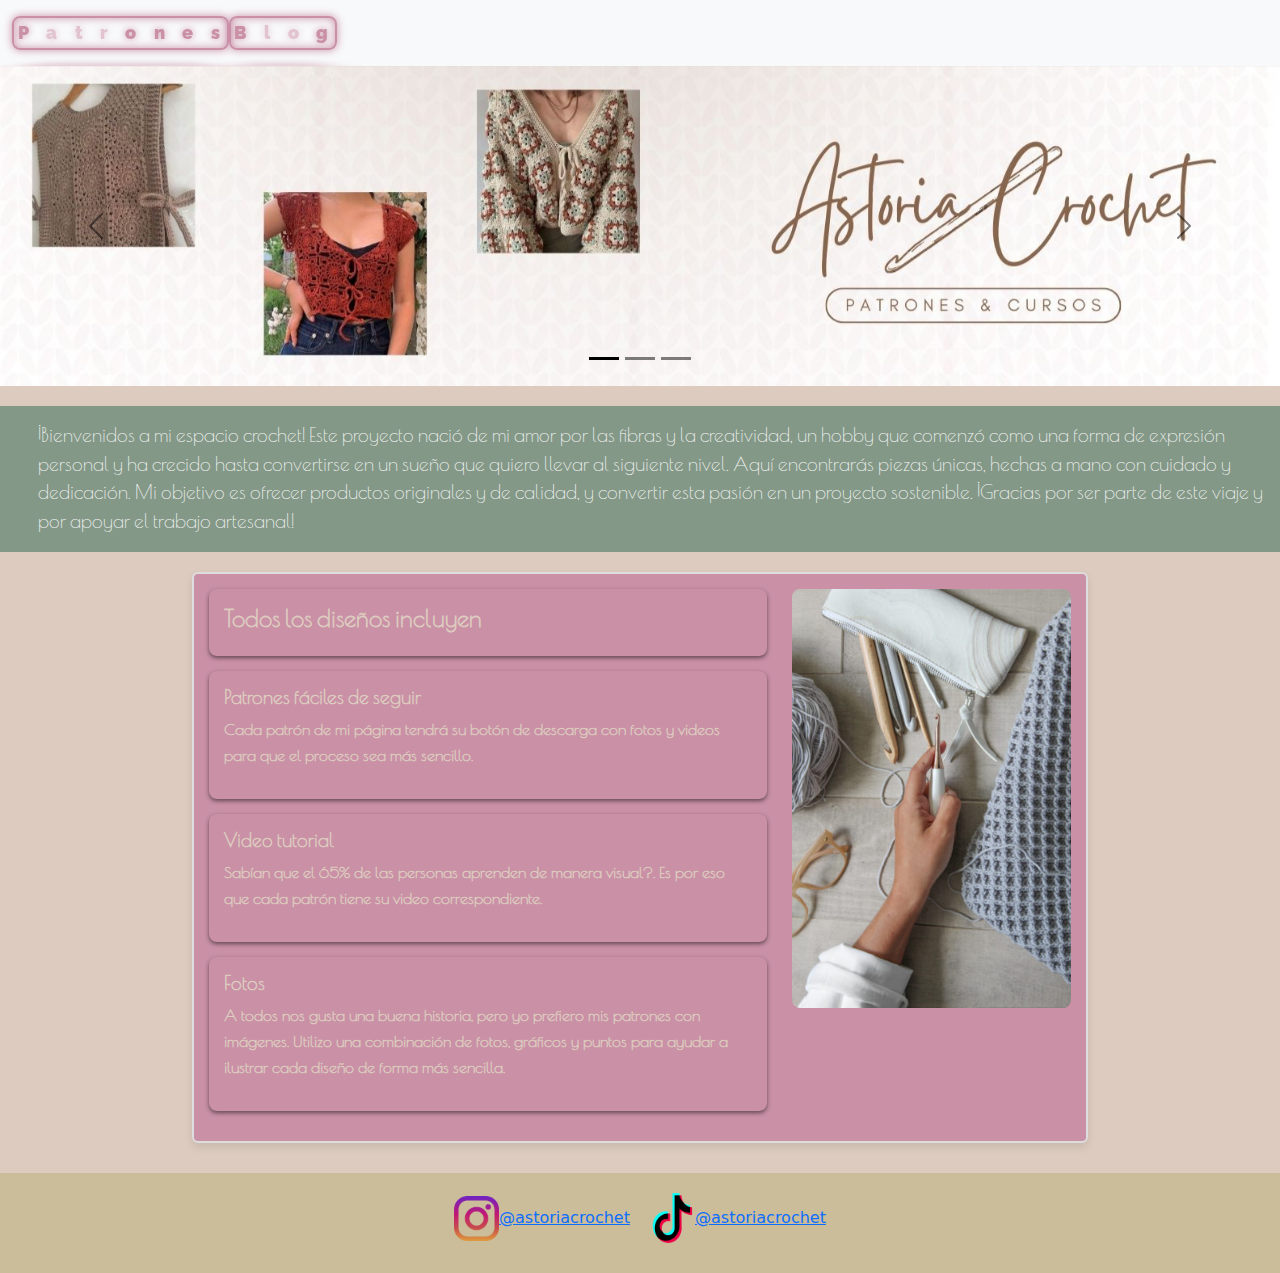
<file: index.html>
<head>
  <meta charset="UTF-8">
  <meta name="viewport" content="width=device-width, initial-scale=1.0">
  <link href="https://cdn.jsdelivr.net/npm/bootstrap@5.3.3/dist/css/bootstrap.min.css" rel="stylesheet"
    integrity="sha384-QWTKZyjpPEjISv5WaRU9OFeRpok6YctnYmDr5pNlyT2bRjXh0JMhjY6hW+ALEwIH" crossorigin="anonymous">
  <link rel="stylesheet" href="estilos.css">
  <title>Astoria Crochet</title>
  <link rel="icon" href="img/icono.ico">
  <link rel="preconnect" href="https://fonts.googleapis.com">
  <link rel="preconnect" href="https://fonts.gstatic.com" crossorigin>
  <link href="https://fonts.googleapis.com/css2?family=Poiret+One&display=swap" rel="stylesheet">
  <meta name="description" content="Patrones y tutoriales de crochet para principiantes y avanzados">
  <meta name="keywords"
    content="Tejido, tejido, Tejidos, tejidos, crochet, Crochet, patrones, Patrones, patrones de crochet, ideas de crochet, tutoriales de crochet">
  <meta name="author" content="Astoria Crochet">
</head>

<body>

  <nav class="navbar bg-body-tertiary">
    <form class="container-fluid justify-content-start">
      <nav class="navbar bg-body-tertiary">
        <form class="container-fluid justify-content-start">
          <a href="patrones.html" button class='botonesnav'><span class='glowing-txt'>P<span
                class='faulty-letter'>atr</span>ones</span></a>
          <a href="blog.html" button class='botonesnav'><span class='glowing-txt'>B<span
                class='faulty-letter'>lo</span>g</span></a>
        </form>
      </nav>

    </form>
  </nav>
  <div id="carouselExampleIndicators" class="carousel slide">
    <div class="carousel-indicators">
      <button type="button" data-bs-target="#carouselExampleIndicators" data-bs-slide-to="0" class="active"
        aria-current="true" aria-label="Slide 1"></button>
      <button type="button" data-bs-target="#carouselExampleIndicators" data-bs-slide-to="1"
        aria-label="Slide 2"></button>
      <button type="button" data-bs-target="#carouselExampleIndicators" data-bs-slide-to="2"
        aria-label="Slide 3"></button>
    </div>
    <div class="carousel-inner">
      <div class="carousel-item active">
        <img src="img/banner1.jpg" class="d-block w-100" alt="Banner Principal">
      </div>
      <div class="carousel-item">
        <a href="patrones.html"><img src="img/banner2.jpg" class="d-block w-100" alt="Banner de Patrones"></a>
      </div>
      <div class="carousel-item">
        <a href="blog.html"><img src="img/banner3.jpg" class="d-block w-100" alt="Banner de Blog"></a>
      </div>
    </div>
    <button class="carousel-control-prev" type="button" data-bs-target="#carouselExampleIndicators"
      data-bs-slide="prev">
      <span class="carousel-control-prev-icon" aria-hidden="true"></span>
      <span class="visually-hidden">Previous</span>
    </button>
    <button class="carousel-control-next" type="button" data-bs-target="#carouselExampleIndicators"
      data-bs-slide="next">
      <span class="carousel-control-next-icon" aria-hidden="true"></span>
      <span class="visually-hidden">Next</span>
    </button>
  </div>
  <div class="containerpres">
    <div class="row">
      <div class="presentacion">
        <p>¡Bienvenidos a mi espacio crochet! Este proyecto nació de mi amor por las fibras y la creatividad, un hobby
          que comenzó como una forma de expresión personal y ha crecido hasta convertirse en un sueño que quiero llevar
          al siguiente nivel. Aquí encontrarás piezas únicas, hechas a mano con cuidado y dedicación. Mi objetivo es
          ofrecer productos originales y de calidad, y convertir esta pasión en un proyecto sostenible. ¡Gracias por ser
          parte de este viaje y por apoyar el trabajo artesanal!</p>
      </div>
    </div>
  </div>

  <div class="contenedor">
    <div class="texto">
      <div class="caja-texto">
        <h2>Todos los diseños incluyen</h2>
      </div>
      <div class="caja-texto">
        <h3>Patrones fáciles de seguir</h3>
        <p>Cada patrón de mi página tendrá su botón de descarga con fotos y videos para que el proceso sea más sencillo.
        </p>
      </div>
      <div class="caja-texto">
        <h3>Video tutorial</h3>
        <p>Sabían que el 65% de las personas aprenden de manera visual?. Es por eso que cada patrón tiene su video
          correspondiente.</p>
      </div>
      <div class="caja-texto">
        <h3>Fotos</h3>
        <p>A todos nos gusta una buena historia, pero yo prefiero mis patrones con imágenes. Utilizo una combinación de
          fotos, gráficos y puntos para ayudar a ilustrar cada diseño de forma más sencilla.</p>
      </div>
    </div>
    <div class="imagen">
      <img class="image" alt="crochet" src="img/crochetlnd.jpeg">
    </div>
  </div>

  <footer style="text-align: center; padding: 20px;"> <a class="footer-icon"
      href="https://www.instagram.com/astoriacrochet/" target="_blank"><img src="img/instagram.png"
        alt="Icono de instagram" style="width: 45px; height: 45px;" <span>@astoriacrochet</span></a>
    <a class="footer-icon" href="https://www.tiktok.com/@astoriacrochet" target="_blank"><img src="img/tik-tok.png"
        alt="Icono de tik-tok" style="width: 60px; height: 50px; padding-left: 15px;" <span>@astoriacrochet</span></a>


  </footer>
  <script src="https://cdn.jsdelivr.net/npm/bootstrap@5.3.3/dist/js/bootstrap.bundle.min.js"
    integrity="sha384-YvpcrYf0tY3lHB60NNkmXc5s9fDVZLESaAA55NDzOxhy9GkcIdslK1eN7N6jIeHz"
    crossorigin="anonymous"></script>
</body>

</html>
</file>
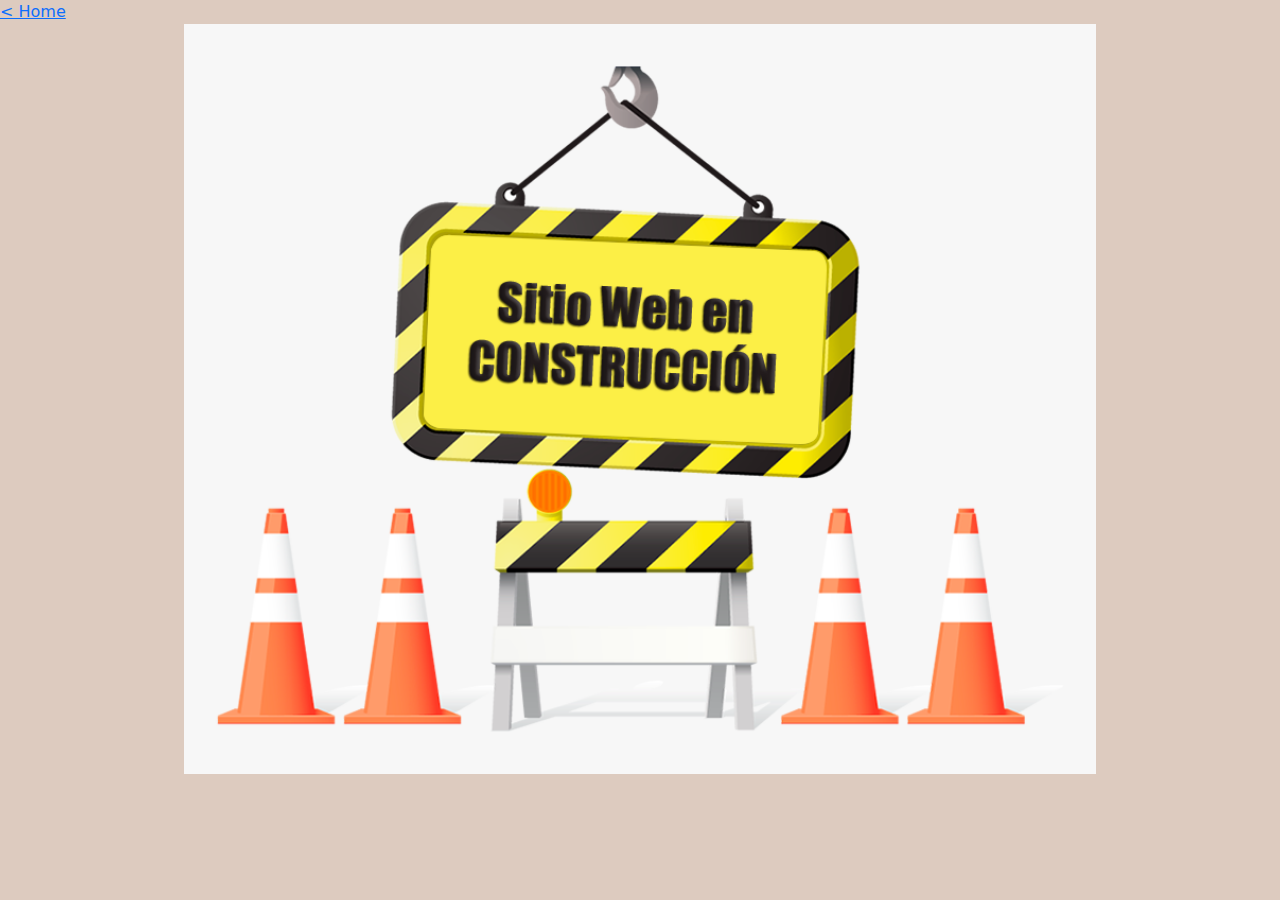
<file: blog.html>
<head>
  <meta charset="utf-8">
  <meta name="viewport" content="width=device-width, initial-scale=1.0">
  <title>Blog</title>
  <link href="https://cdn.jsdelivr.net/npm/bootstrap@5.3.3/dist/css/bootstrap.min.css" rel="stylesheet"
    integrity="sha384-QWTKZyjpPEjISv5WaRU9OFeRpok6YctnYmDr5pNlyT2bRjXh0JMhjY6hW+ALEwIH" crossorigin="anonymous">
  <link rel="icon" href="img/icono.ico">
  <link rel="stylesheet" href="estilos.css">
  <link rel="preconnect" href="https://fonts.googleapis.com">
  <link rel="preconnect" href="https://fonts.gstatic.com" crossorigin>
  <link href="https://fonts.googleapis.com/css2?family=Poiret+One&display=swap" rel="stylesheet">
</head>

<body>
  <a href="index.html">
    < Home </a>
      <img src="img/underconstruction.png" alt="En Construcción" class="meme" style="width: auto; height: 750px;">

      <script src="https://cdn.jsdelivr.net/npm/bootstrap@5.3.3/dist/js/bootstrap.bundle.min.js"
        integrity="sha384-YvpcrYf0tY3lHB60NNkmXc5s9fDVZLESaAA55NDzOxhy9GkcIdslK1eN7N6jIeHz"
        crossorigin="anonymous"></script>
</body>

</html>
</file>
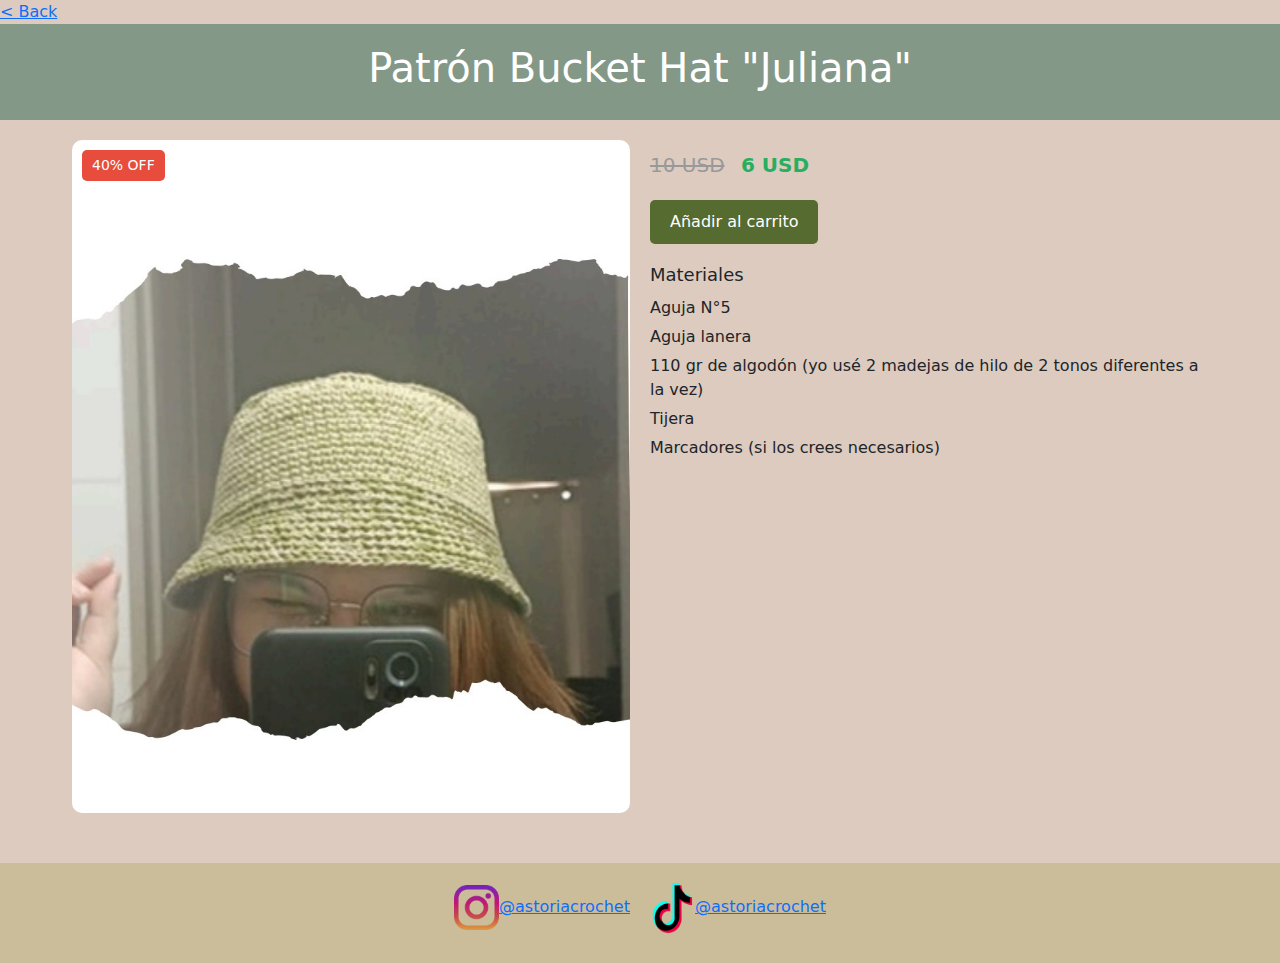
<file: buckethatjuliana.html>
<head>
    <meta charset="utf-8">
    <meta name="viewport" content="width=device-width, initial-scale=1.0">
    <title>Bucket Hat Juliana</title>
    <link href="https://cdn.jsdelivr.net/npm/bootstrap@5.3.3/dist/css/bootstrap.min.css" rel="stylesheet"
      integrity="sha384-QWTKZyjpPEjISv5WaRU9OFeRpok6YctnYmDr5pNlyT2bRjXh0JMhjY6hW+ALEwIH" crossorigin="anonymous">
    <link rel="icon" href="img/icono.ico">
    <link rel="stylesheet" href="estilos.css">
    <link rel="preconnect" href="https://fonts.googleapis.com">
    <link rel="preconnect" href="https://fonts.gstatic.com" crossorigin>
    <link href="https://fonts.googleapis.com/css2?family=Poiret+One&display=swap" rel="stylesheet">
  </head>
  
  <body>
    <a href="patrones.html">
      < Back </a>
        <header class="headerlan">
          <h1>Patrón Bucket Hat "Juliana"</h1>
        </header>
  
        <main class="product-container">
          <div class="product-image">
            <img src="img/patron5.jpg" alt="Patrón Bucket hat Juliana">
            <span class="discount-badge">40% OFF</span>
          </div>
          <div class="product-info">
            <p class="price">
              <span class="original-price">10 USD</span>
              <span class="discounted-price">6 USD</span>
            </p>
            <button class="add-to-cart">Añadir al carrito</button>
            <div class="materials">
              <h2>Materiales</h2>
              <ul>
                <li>Aguja N°5</li>
                <li>Aguja lanera</li>
                <li>110 gr de algodón (yo usé 2 madejas de hilo de 2 tonos diferentes a la vez)</li>
                <li>Tijera</li>                
                <li>Marcadores (si los crees necesarios)</li>
              </ul>
            </div>
          </div>
        </main>
        <footer style="text-align: center; padding: 20px;"> <a class="footer-icon"
            href="https://www.instagram.com/astoriacrochet/" target="_blank"><img src="img/instagram.png"
              alt="Icono de instagram" style="width: 45px; height: 45px;" <span>@astoriacrochet</span></a>
          <a class="footer-icon" href="https://www.tiktok.com/@astoriacrochet" target="_blank"><img src="img/tik-tok.png"
              alt="Icono de tik-tok" style="width: 60px; height: 50px; padding-left: 15px;"
              <span>@astoriacrochet</span></a>
        </footer>
        <script src="https://cdn.jsdelivr.net/npm/bootstrap@5.3.3/dist/js/bootstrap.bundle.min.js"
          integrity="sha384-YvpcrYf0tY3lHB60NNkmXc5s9fDVZLESaAA55NDzOxhy9GkcIdslK1eN7N6jIeHz"
          crossorigin="anonymous"></script>
  </body>
  
  </html>
</file>
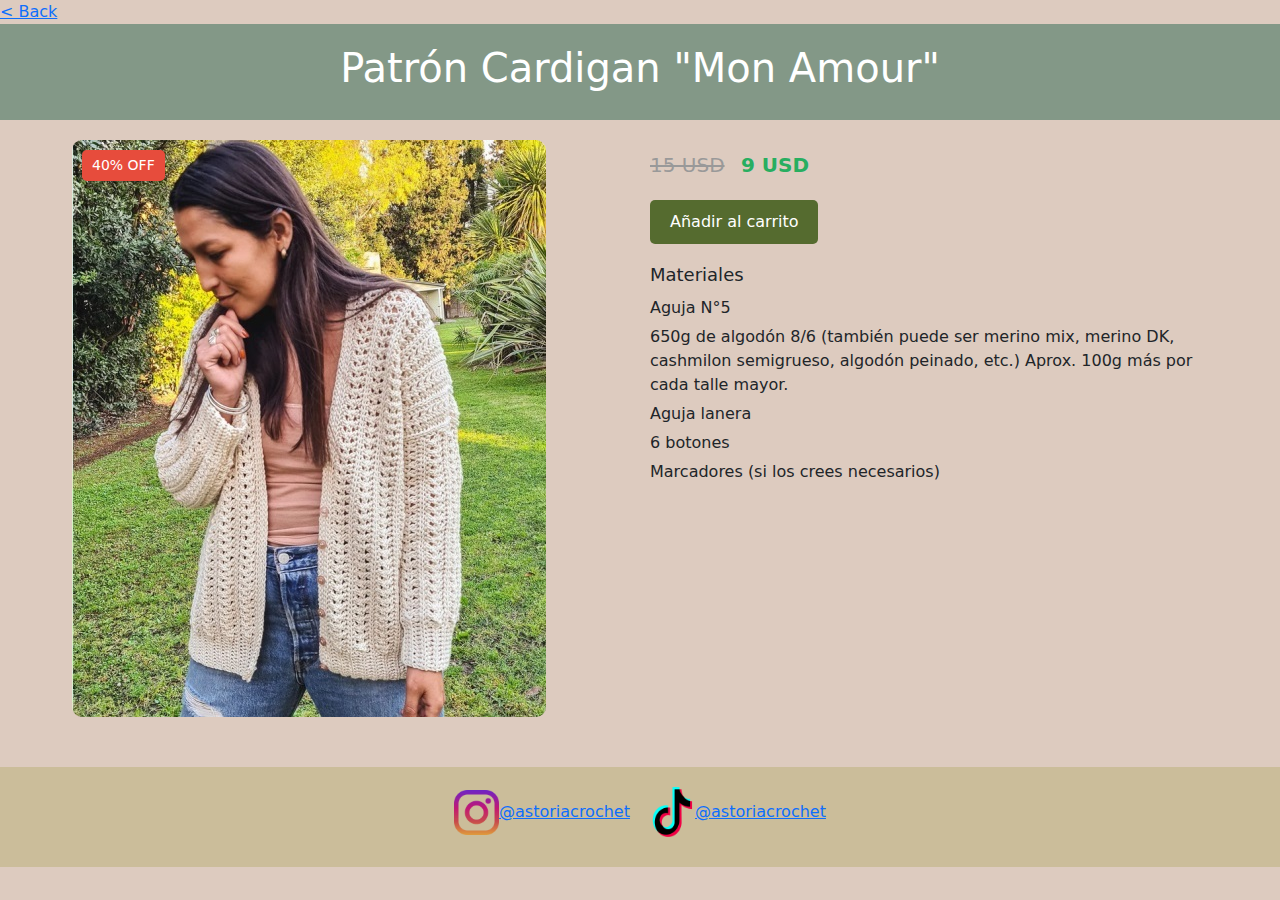
<file: cardiganmonamour.html>
<head>
    <meta charset="utf-8">
    <meta name="viewport" content="width=device-width, initial-scale=1.0">
    <title>Cardigan Mon Amour</title>
    <link href="https://cdn.jsdelivr.net/npm/bootstrap@5.3.3/dist/css/bootstrap.min.css" rel="stylesheet"
      integrity="sha384-QWTKZyjpPEjISv5WaRU9OFeRpok6YctnYmDr5pNlyT2bRjXh0JMhjY6hW+ALEwIH" crossorigin="anonymous">
    <link rel="icon" href="img/icono.ico">
    <link rel="stylesheet" href="estilos.css">
    <link rel="preconnect" href="https://fonts.googleapis.com">
    <link rel="preconnect" href="https://fonts.gstatic.com" crossorigin>
    <link href="https://fonts.googleapis.com/css2?family=Poiret+One&display=swap" rel="stylesheet">
  </head>
  
  <body>
    <a href="patrones.html">
      < Back </a>
        <header class="headerlan">
          <h1>Patrón Cardigan "Mon Amour"</h1>
        </header>
  
        <main class="product-container">
          <div class="product-image">
            <img src="img/patron4.jpg" alt="Patrón Cardigan Mon Amour">
            <span class="discount-badge">40% OFF</span>
          </div>
          <div class="product-info">
            <p class="price">
              <span class="original-price">15 USD</span>
              <span class="discounted-price">9 USD</span>
            </p>
            <button class="add-to-cart">Añadir al carrito</button>
            <div class="materials">
              <h2>Materiales</h2>
              <ul>
                <li>Aguja N°5</li>
                <li>650g de algodón 8/6 (también puede ser merino mix, merino DK, cashmilon semigrueso, algodón peinado, etc.) Aprox. 100g más por cada talle mayor.</li>
                <li>Aguja lanera</li>
                <li>6 botones</li>                
                <li>Marcadores (si los crees necesarios)</li>
              </ul>
            </div>
          </div>
        </main>
        <footer style="text-align: center; padding: 20px;"> <a class="footer-icon"
            href="https://www.instagram.com/astoriacrochet/" target="_blank"><img src="img/instagram.png"
              alt="Icono de instagram" style="width: 45px; height: 45px;" <span>@astoriacrochet</span></a>
          <a class="footer-icon" href="https://www.tiktok.com/@astoriacrochet" target="_blank"><img src="img/tik-tok.png"
              alt="Icono de tik-tok" style="width: 60px; height: 50px; padding-left: 15px;"
              <span>@astoriacrochet</span></a>
        </footer>
        <script src="https://cdn.jsdelivr.net/npm/bootstrap@5.3.3/dist/js/bootstrap.bundle.min.js"
          integrity="sha384-YvpcrYf0tY3lHB60NNkmXc5s9fDVZLESaAA55NDzOxhy9GkcIdslK1eN7N6jIeHz"
          crossorigin="anonymous"></script>
  </body>
  
  </html>
</file>
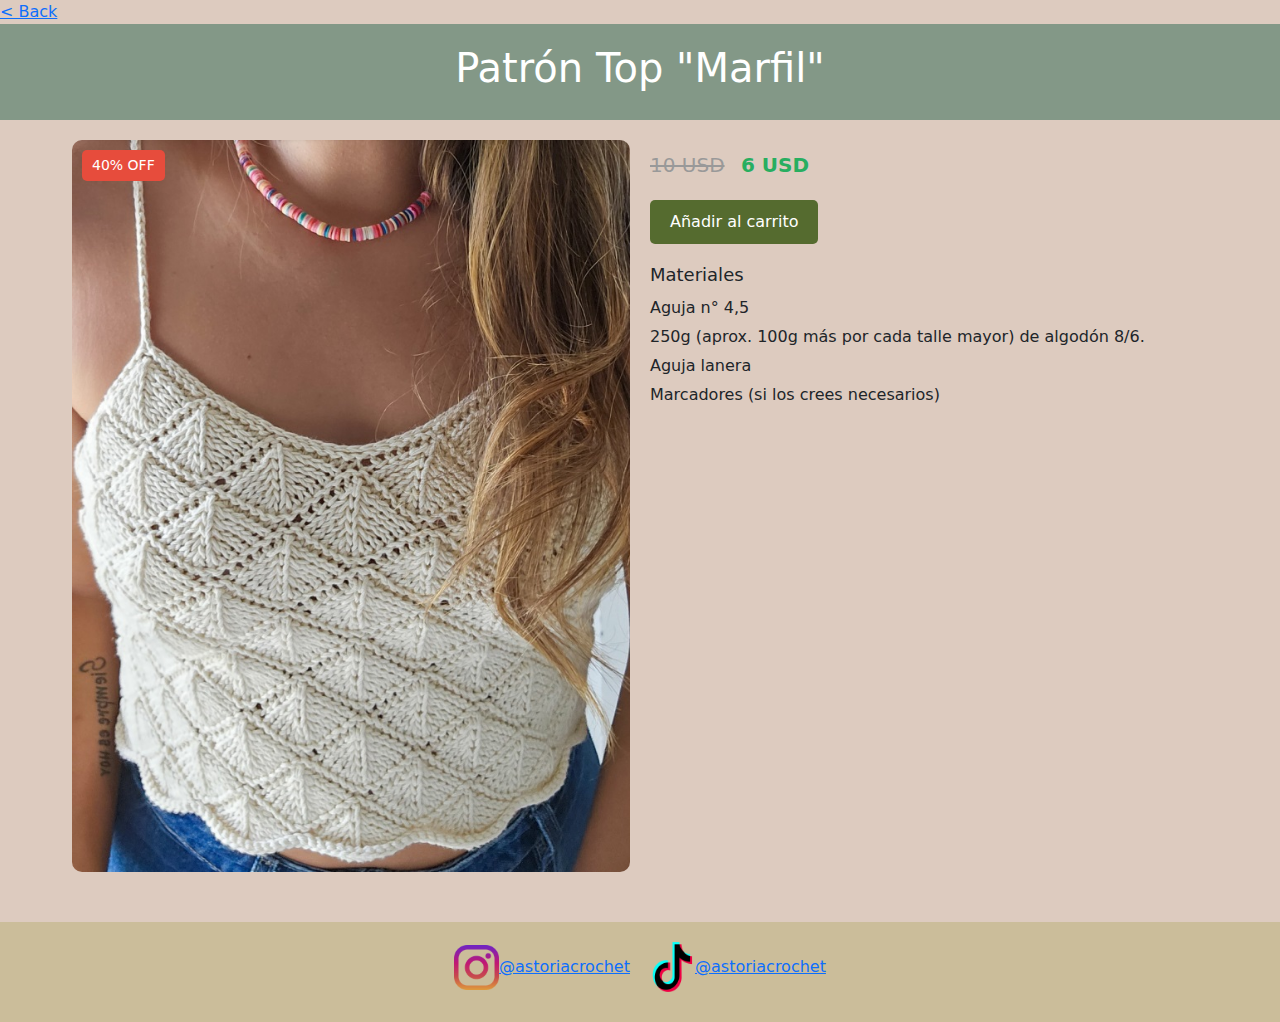
<file: landingdepatrones.html>
<head>
  <meta charset="utf-8">
  <meta name="viewport" content="width=device-width, initial-scale=1.0">
  <title>Landing de Patrones</title>
  <link href="https://cdn.jsdelivr.net/npm/bootstrap@5.3.3/dist/css/bootstrap.min.css" rel="stylesheet"
    integrity="sha384-QWTKZyjpPEjISv5WaRU9OFeRpok6YctnYmDr5pNlyT2bRjXh0JMhjY6hW+ALEwIH" crossorigin="anonymous">
  <link rel="icon" href="img/icono.ico">
  <link rel="stylesheet" href="estilos.css">
  <link rel="preconnect" href="https://fonts.googleapis.com">
  <link rel="preconnect" href="https://fonts.gstatic.com" crossorigin>
  <link href="https://fonts.googleapis.com/css2?family=Poiret+One&display=swap" rel="stylesheet">
</head>

<body>
  <a href="patrones.html">
    < Back </a>
      <header class="headerlan">
        <h1>Patrón Top "Marfil"</h1>
      </header>

      <main class="product-container">
        <div class="product-image">
          <img src="img/patron1.jpg" alt="Patrón Top Marfil">
          <span class="discount-badge">40% OFF</span>
        </div>
        <div class="product-info">
          <p class="price">
            <span class="original-price">10 USD</span>
            <span class="discounted-price">6 USD</span>
          </p>
          <button class="add-to-cart">Añadir al carrito</button>
          <div class="materials">
            <h2>Materiales</h2>
            <ul>
              <li>Aguja n° 4,5</li>
              <li>250g (aprox. 100g más por cada talle mayor) de algodón 8/6.</li>
              <li>Aguja lanera</li>
              <li>Marcadores (si los crees necesarios)</li>
            </ul>
          </div>
        </div>
      </main>
      <footer style="text-align: center; padding: 20px;"> <a class="footer-icon"
          href="https://www.instagram.com/astoriacrochet/" target="_blank"><img src="img/instagram.png"
            alt="Icono de instagram" style="width: 45px; height: 45px;" <span>@astoriacrochet</span></a>
        <a class="footer-icon" href="https://www.tiktok.com/@astoriacrochet" target="_blank"><img src="img/tik-tok.png"
            alt="Icono de tik-tok" style="width: 60px; height: 50px; padding-left: 15px;"
            <span>@astoriacrochet</span></a>
      </footer>
      <script src="https://cdn.jsdelivr.net/npm/bootstrap@5.3.3/dist/js/bootstrap.bundle.min.js"
        integrity="sha384-YvpcrYf0tY3lHB60NNkmXc5s9fDVZLESaAA55NDzOxhy9GkcIdslK1eN7N6jIeHz"
        crossorigin="anonymous"></script>
</body>

</html>
</file>
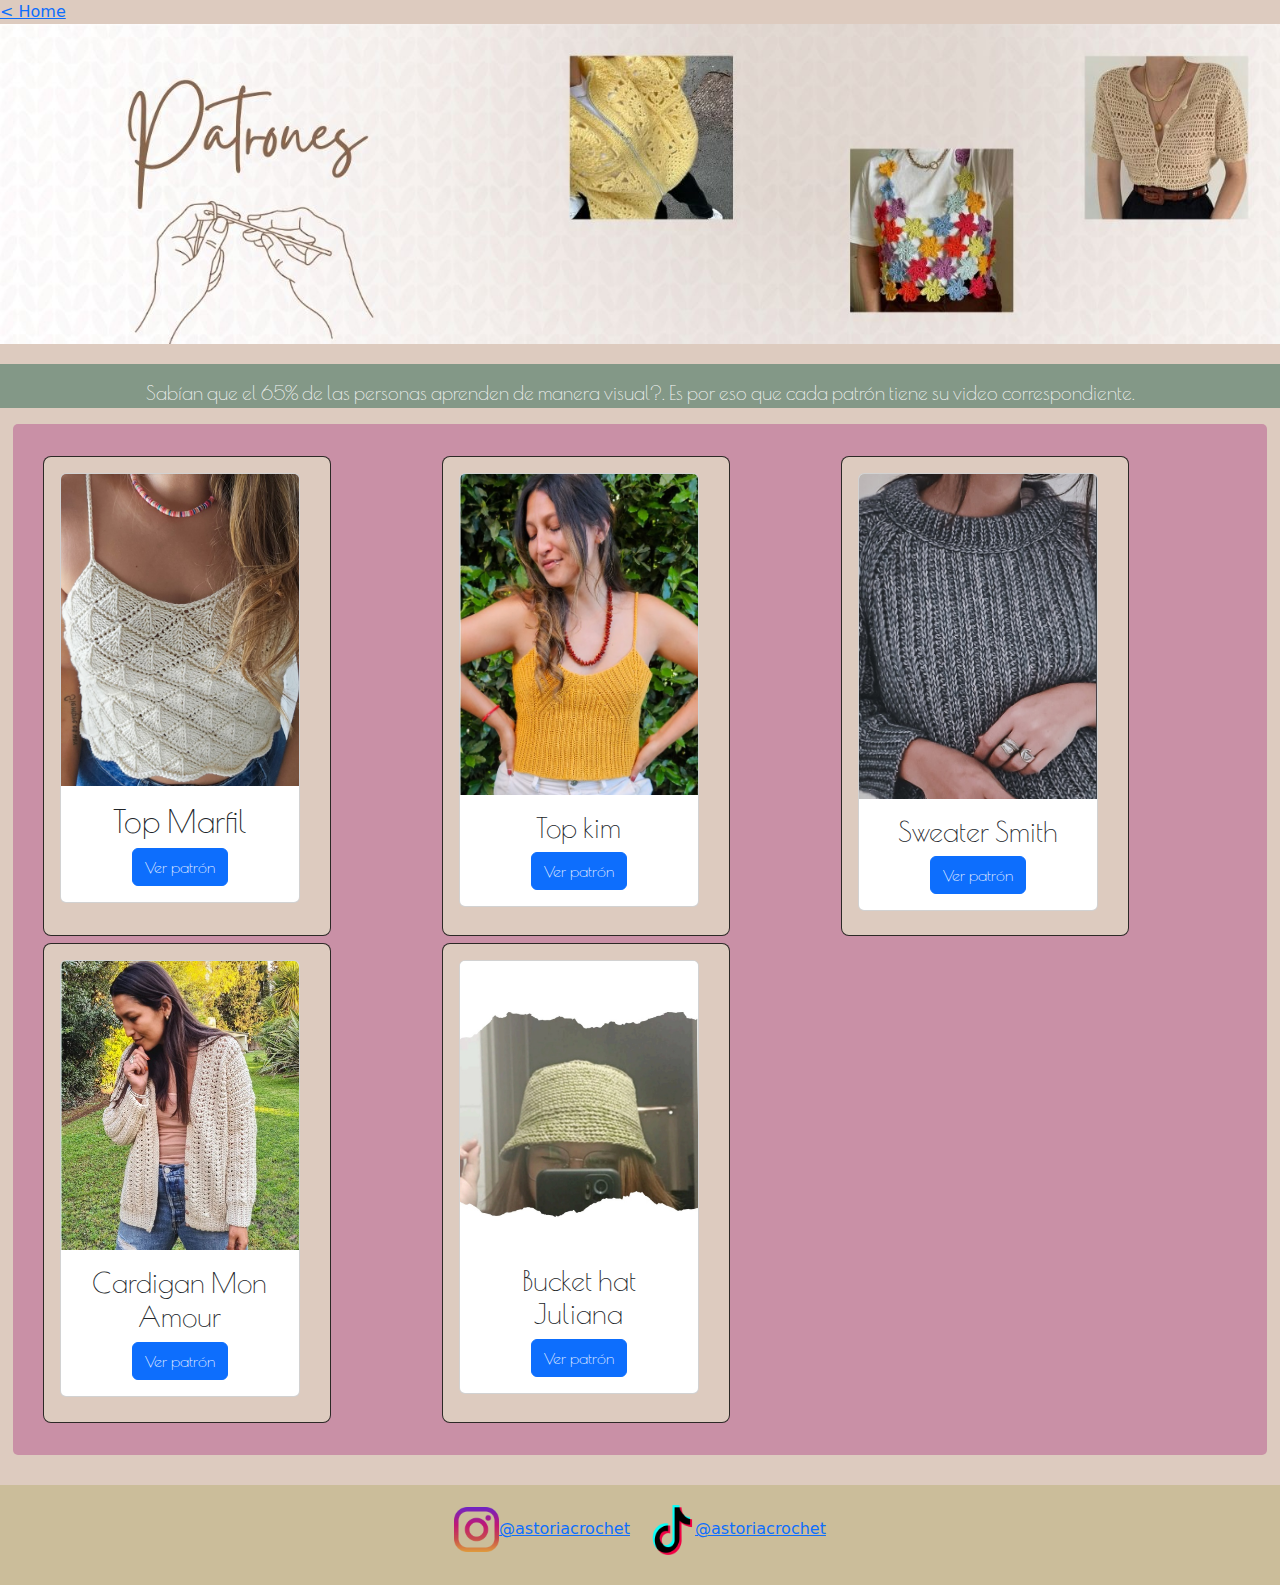
<file: patrones.html>
<head>
  <meta charset="utf-8">
  <meta name="viewport" content="width=device-width, initial-scale=1.0">
  <title>Patrones</title>
  <link href="https://cdn.jsdelivr.net/npm/bootstrap@5.3.3/dist/css/bootstrap.min.css" rel="stylesheet"
    integrity="sha384-QWTKZyjpPEjISv5WaRU9OFeRpok6YctnYmDr5pNlyT2bRjXh0JMhjY6hW+ALEwIH" crossorigin="anonymous">
  <link rel="icon" href="img/icono.ico">
  <link rel="stylesheet" href="estilos.css">
  <link rel="preconnect" href="https://fonts.googleapis.com">
  <link rel="preconnect" href="https://fonts.gstatic.com" crossorigin>
  <link href="https://fonts.googleapis.com/css2?family=Poiret+One&display=swap" rel="stylesheet">
  <meta name="keywords"
    content="Tejido, tejido, Tejidos, tejidos, crochet, Crochet, patrones, Patrones, patrones de crochet, ideas de crochet, tutoriales de crochet">
  <meta name="author" content="Astoria Crochet">
</head>

<body>
  <a href="index.html">
    < Home </a>
      <div id="bannerimage">
        <img src="img/banner2.jpg" alt="Banner de Patrones" class="bannerimage">
      </div>
      <div class="presentacion2">
        <p>Sabían que el 65% de las personas aprenden de manera visual?. Es por eso que cada patrón tiene su video
          correspondiente.</p>
      </div>
      <div class="card-container">
        <div class="card-item">
          <div class="card" style="width: 15rem;">
            <img src="img/patron1.jpg" class="card-img-top" alt="card image cap" style="align-items: center;">
            <div class="card-body">
              <h2 class="card-title">Top Marfil</h2>

              <a href="topmarfil.html" class="btn btn-primary">Ver patrón</a>
            </div>
          </div>
        </div>
        <div class="card-item">
          <div class="card" style="width: 15rem;">
            <img src="img/patron2.jpg" class="card-img-top" alt="card image cap" style="max-width: 100%;">
            <div class="card-body">
              <h3 class="card-title">Top kim</h3>

              <a href="topkim.html" class="btn btn-primary">Ver patrón</a>
            </div>
          </div>
        </div>
        <div class="card-item">
          <div class="card" style="width: 15rem;">
            <img src="img/patron3.jpg" class="card-img-top" alt="card image cap" style="max-width: 100%;">
            <div class="card-body">
              <h3 class="card-title">Sweater Smith</h3>

              <a href="sweatersmith.html" class="btn btn-primary">Ver patrón</a>
            </div>
          </div>
        </div>
        <div class="card-item">
          <div class="card" style="width: 15rem;">
            <img src="img/patron4.jpg" class="card-img-top" alt="card image cap" style="max-width: 100%;">
            <div class="card-body">
              <h3 class="card-title">Cardigan Mon Amour</h3>

              <a href="cardiganmonamour.html" class="btn btn-primary">Ver patrón</a>
            </div>
          </div>
        </div>
        <div class="card-item">
          <div class="card" style="width: 15rem;">
            <img src="img/patron5.jpg" class="card-img-top" alt="card image cap" style="max-width: 100%;">
            <div class="card-body">
              <h3 class="card-title">Bucket hat Juliana</h3>

              <a href="buckethatjuliana.html" class="btn btn-primary">Ver patrón</a>
            </div>
          </div>
        </div>

      </div>
      <footer style="text-align: center; padding: 20px;"> <a class="footer-icon"
          href="https://www.instagram.com/astoriacrochet/" target="_blank"><img src="img/instagram.png"
            alt="Icono de instagram" style="width: 45px; height: 45px;" <span>@astoriacrochet</span></a>
        <a class="footer-icon" href="https://www.tiktok.com/@astoriacrochet" target="_blank"><img src="img/tik-tok.png"
            alt="Icono de tik-tok" style="width: 60px; height: 50px; padding-left: 15px;"
            <span>@astoriacrochet</span></a>

      </footer>
      <script src="https://cdn.jsdelivr.net/npm/bootstrap@5.3.3/dist/js/bootstrap.bundle.min.js"
        integrity="sha384-YvpcrYf0tY3lHB60NNkmXc5s9fDVZLESaAA55NDzOxhy9GkcIdslK1eN7N6jIeHz"
        crossorigin="anonymous"></script>
</body>

</html>
</file>
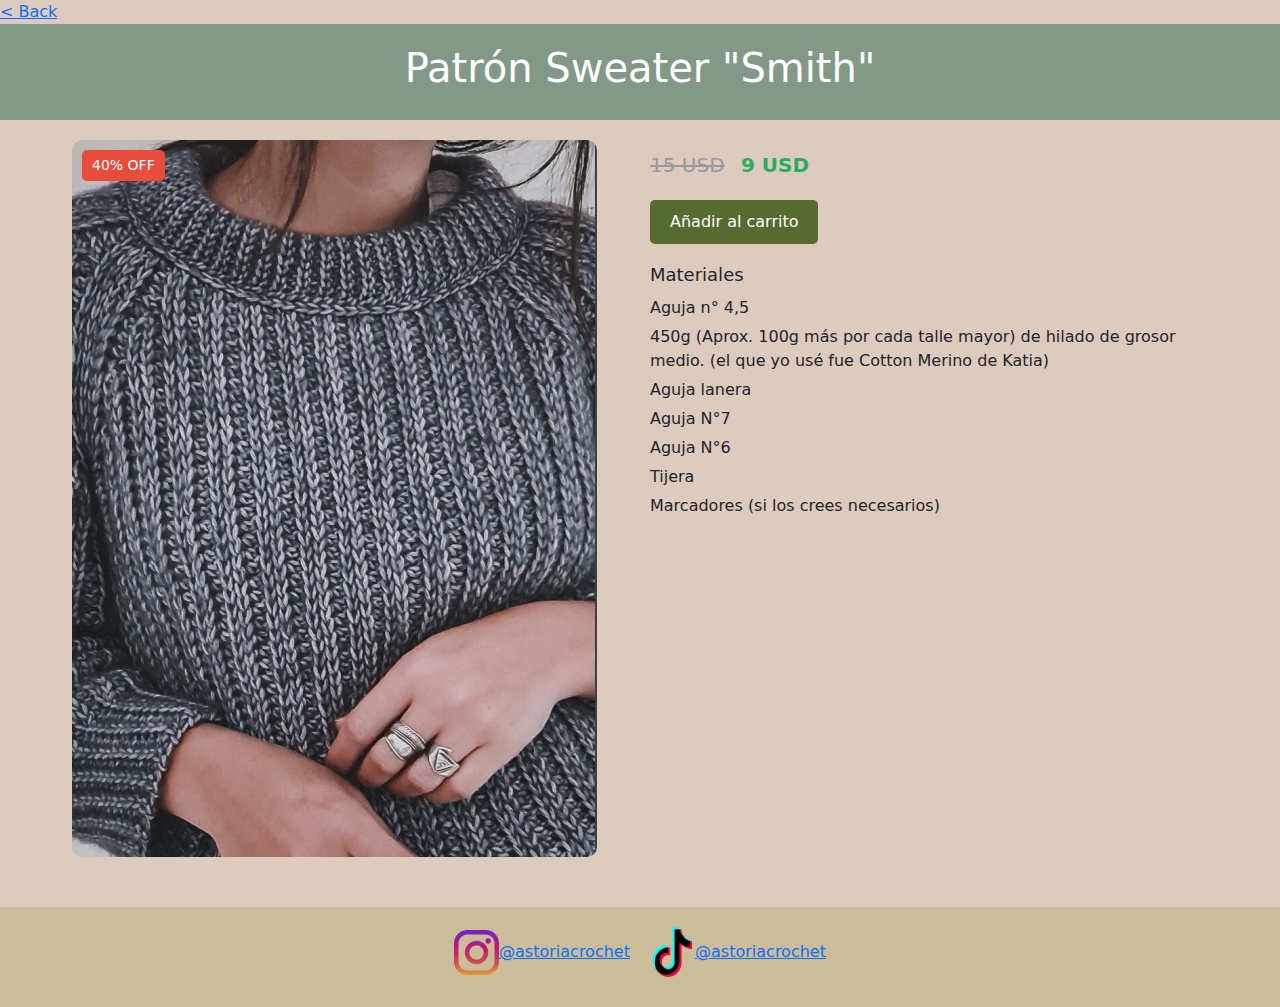
<file: sweatersmith.html>
<head>
    <meta charset="utf-8">
    <meta name="viewport" content="width=device-width, initial-scale=1.0">
    <title>Sweater Smith</title>
    <link href="https://cdn.jsdelivr.net/npm/bootstrap@5.3.3/dist/css/bootstrap.min.css" rel="stylesheet"
      integrity="sha384-QWTKZyjpPEjISv5WaRU9OFeRpok6YctnYmDr5pNlyT2bRjXh0JMhjY6hW+ALEwIH" crossorigin="anonymous">
    <link rel="icon" href="img/icono.ico">
    <link rel="stylesheet" href="estilos.css">
    <link rel="preconnect" href="https://fonts.googleapis.com">
    <link rel="preconnect" href="https://fonts.gstatic.com" crossorigin>
    <link href="https://fonts.googleapis.com/css2?family=Poiret+One&display=swap" rel="stylesheet">
  </head>
  
  <body>
    <a href="patrones.html">
      < Back </a>
        <header class="headerlan">
          <h1>Patrón Sweater "Smith"</h1>
        </header>
  
        <main class="product-container">
          <div class="product-image">
            <img src="img/patron3.jpg" alt="Patrón Sweater Smith">
            <span class="discount-badge">40% OFF</span>
          </div>
          <div class="product-info">
            <p class="price">
              <span class="original-price">15 USD</span>
              <span class="discounted-price">9 USD</span>
            </p>
            <button class="add-to-cart">Añadir al carrito</button>
            <div class="materials">
              <h2>Materiales</h2>
              <ul>
                <li>Aguja n° 4,5</li>
                <li>450g (Aprox. 100g más por cada talle mayor) de hilado de grosor medio. (el que yo usé fue Cotton Merino de Katia)</li>
                <li>Aguja lanera</li>
                <li>Aguja N°7</li>
                <li>Aguja N°6</li>
                <li>Tijera</li>
                <li>Marcadores (si los crees necesarios)</li>
              </ul>
            </div>
          </div>
        </main>
        <footer style="text-align: center; padding: 20px;"> <a class="footer-icon"
            href="https://www.instagram.com/astoriacrochet/" target="_blank"><img src="img/instagram.png"
              alt="Icono de instagram" style="width: 45px; height: 45px;" <span>@astoriacrochet</span></a>
          <a class="footer-icon" href="https://www.tiktok.com/@astoriacrochet" target="_blank"><img src="img/tik-tok.png"
              alt="Icono de tik-tok" style="width: 60px; height: 50px; padding-left: 15px;"
              <span>@astoriacrochet</span></a>
        </footer>
        <script src="https://cdn.jsdelivr.net/npm/bootstrap@5.3.3/dist/js/bootstrap.bundle.min.js"
          integrity="sha384-YvpcrYf0tY3lHB60NNkmXc5s9fDVZLESaAA55NDzOxhy9GkcIdslK1eN7N6jIeHz"
          crossorigin="anonymous"></script>
  </body>
  
  </html>
</file>
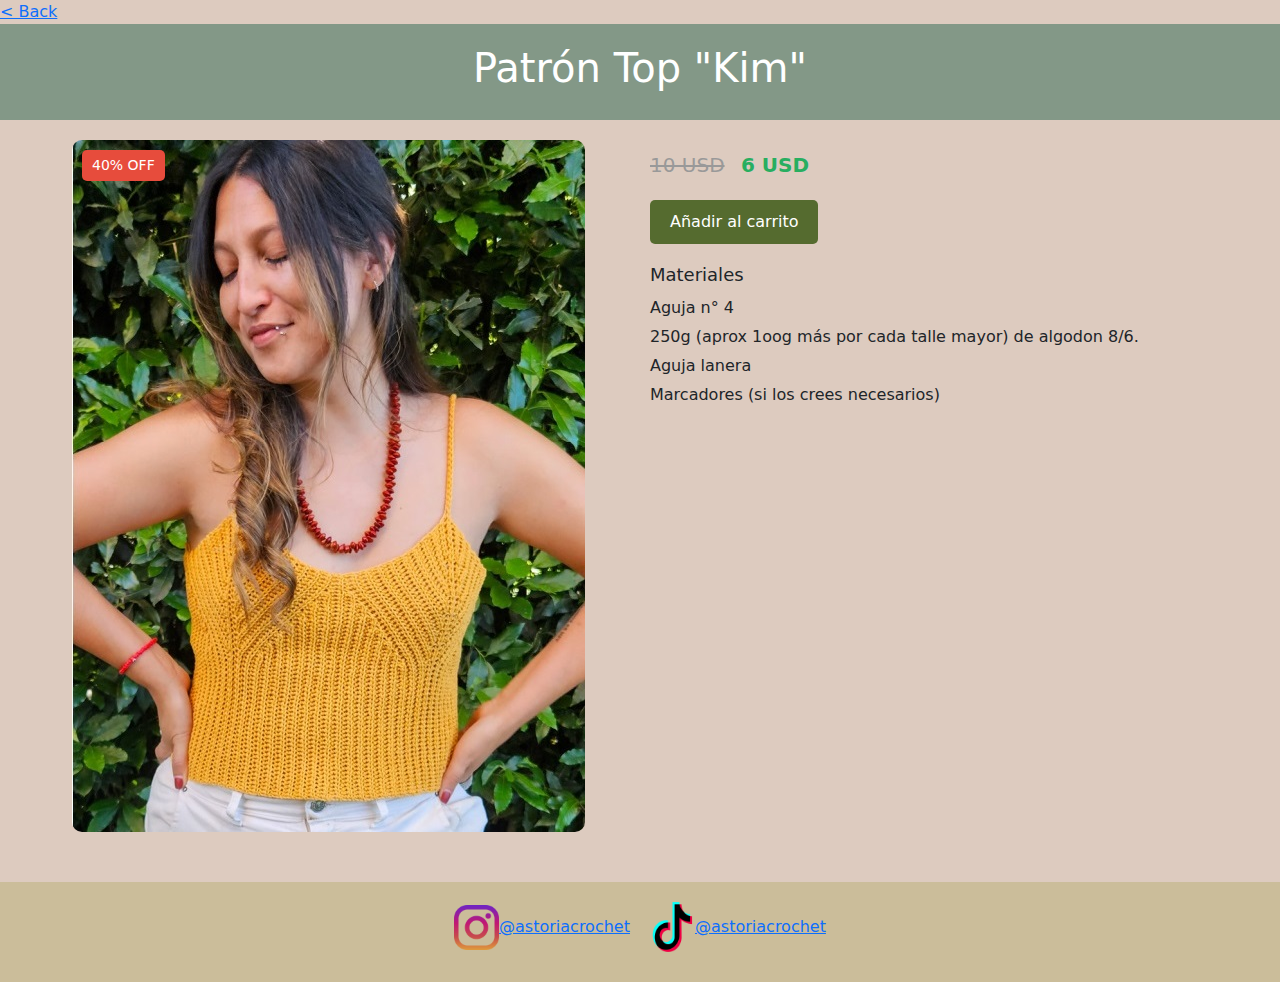
<file: topkim.html>
<head>
    <meta charset="utf-8">
    <meta name="viewport" content="width=device-width, initial-scale=1.0">
    <title>Top Kim</title>
    <link href="https://cdn.jsdelivr.net/npm/bootstrap@5.3.3/dist/css/bootstrap.min.css" rel="stylesheet"
      integrity="sha384-QWTKZyjpPEjISv5WaRU9OFeRpok6YctnYmDr5pNlyT2bRjXh0JMhjY6hW+ALEwIH" crossorigin="anonymous">
    <link rel="icon" href="img/icono.ico">
    <link rel="stylesheet" href="estilos.css">
    <link rel="preconnect" href="https://fonts.googleapis.com">
    <link rel="preconnect" href="https://fonts.gstatic.com" crossorigin>
    <link href="https://fonts.googleapis.com/css2?family=Poiret+One&display=swap" rel="stylesheet">
  </head>
  
  <body>
    <a href="patrones.html">
      < Back </a>
        <header class="headerlan">
          <h1>Patrón Top "Kim"</h1>
        </header>
  
        <main class="product-container">
          <div class="product-image">
            <img src="img/patron2.jpg" alt="Patrón Top Kim">
            <span class="discount-badge">40% OFF</span>
          </div>
          <div class="product-info">
            <p class="price">
              <span class="original-price">10 USD</span>
              <span class="discounted-price">6 USD</span>
            </p>
            <button class="add-to-cart">Añadir al carrito</button>
            <div class="materials">
              <h2>Materiales</h2>
              <ul>
                <li>Aguja n° 4</li>
                <li>250g (aprox 1oog más por cada talle mayor) de algodon 8/6.</li>
                <li>Aguja lanera</li>
                <li>Marcadores (si los crees necesarios)</li>
              </ul>
            </div>
          </div>
        </main>
        <footer style="text-align: center; padding: 20px;"> <a class="footer-icon"
            href="https://www.instagram.com/astoriacrochet/" target="_blank"><img src="img/instagram.png"
              alt="Icono de instagram" style="width: 45px; height: 45px;" <span>@astoriacrochet</span></a>
          <a class="footer-icon" href="https://www.tiktok.com/@astoriacrochet" target="_blank"><img src="img/tik-tok.png"
              alt="Icono de tik-tok" style="width: 60px; height: 50px; padding-left: 15px;"
              <span>@astoriacrochet</span></a>
        </footer>
        <script src="https://cdn.jsdelivr.net/npm/bootstrap@5.3.3/dist/js/bootstrap.bundle.min.js"
          integrity="sha384-YvpcrYf0tY3lHB60NNkmXc5s9fDVZLESaAA55NDzOxhy9GkcIdslK1eN7N6jIeHz"
          crossorigin="anonymous"></script>
  </body>
  
  </html>
</file>
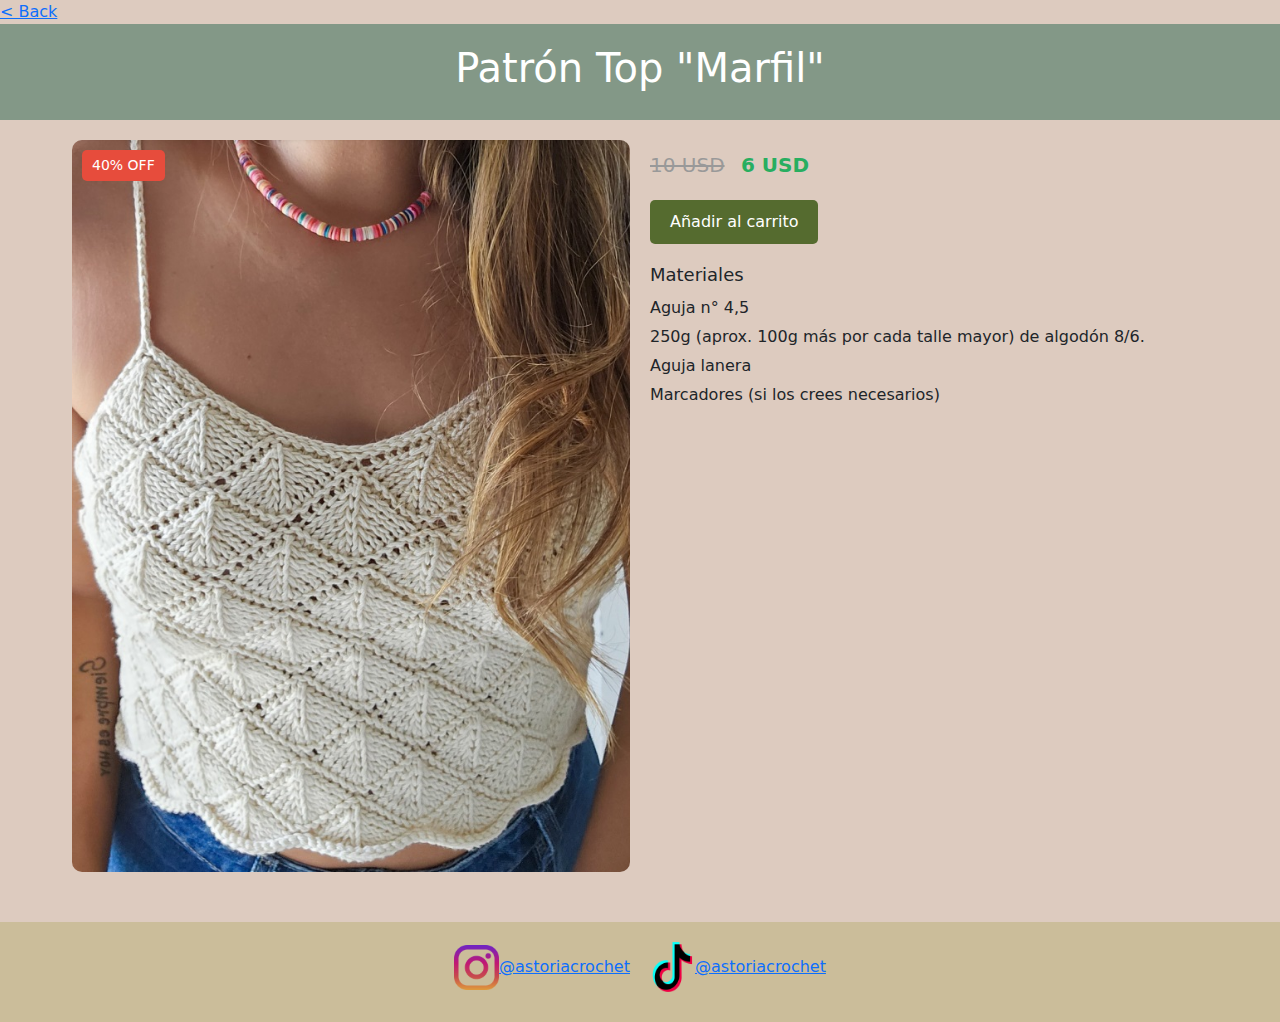
<file: topmarfil.html>
<head>
  <meta charset="utf-8">
  <meta name="viewport" content="width=device-width, initial-scale=1.0">
  <title>Top Marfil</title>
  <link href="https://cdn.jsdelivr.net/npm/bootstrap@5.3.3/dist/css/bootstrap.min.css" rel="stylesheet"
    integrity="sha384-QWTKZyjpPEjISv5WaRU9OFeRpok6YctnYmDr5pNlyT2bRjXh0JMhjY6hW+ALEwIH" crossorigin="anonymous">
  <link rel="icon" href="img/icono.ico">
  <link rel="stylesheet" href="estilos.css">
  <link rel="preconnect" href="https://fonts.googleapis.com">
  <link rel="preconnect" href="https://fonts.gstatic.com" crossorigin>
  <link href="https://fonts.googleapis.com/css2?family=Poiret+One&display=swap" rel="stylesheet">
</head>

<body>
  <a href="patrones.html">
    < Back </a>
      <header class="headerlan">
        <h1>Patrón Top "Marfil"</h1>
      </header>

      <main class="product-container">
        <div class="product-image">
          <img src="img/patron1.jpg" alt="Patrón Top Marfil">
          <span class="discount-badge">40% OFF</span>
        </div>
        <div class="product-info">
          <p class="price">
            <span class="original-price">10 USD</span>
            <span class="discounted-price">6 USD</span>
          </p>
          <button class="add-to-cart">Añadir al carrito</button>
          <div class="materials">
            <h2>Materiales</h2>
            <ul>
              <li>Aguja n° 4,5</li>
              <li>250g (aprox. 100g más por cada talle mayor) de algodón 8/6.</li>
              <li>Aguja lanera</li>
              <li>Marcadores (si los crees necesarios)</li>
            </ul>
          </div>
        </div>
      </main>
      <footer style="text-align: center; padding: 20px;"> <a class="footer-icon"
          href="https://www.instagram.com/astoriacrochet/" target="_blank"><img src="img/instagram.png"
            alt="Icono de instagram" style="width: 45px; height: 45px;" <span>@astoriacrochet</span></a>
        <a class="footer-icon" href="https://www.tiktok.com/@astoriacrochet" target="_blank"><img src="img/tik-tok.png"
            alt="Icono de tik-tok" style="width: 60px; height: 50px; padding-left: 15px;"
            <span>@astoriacrochet</span></a>
      </footer>
      <script src="https://cdn.jsdelivr.net/npm/bootstrap@5.3.3/dist/js/bootstrap.bundle.min.js"
        integrity="sha384-YvpcrYf0tY3lHB60NNkmXc5s9fDVZLESaAA55NDzOxhy9GkcIdslK1eN7N6jIeHz"
        crossorigin="anonymous"></script>
</body>

</html>
</file>
<file: estilos.css>
@import url("https://fonts.googleapis.com/css?family=Raleway");
.poiret-one-regular {
  font-family: "Poiret One", sans-serif;
  font-weight: 400;
  font-style: normal;
}

.carousel-control-next,
.carousel-control-prev,
.carousel-indicators {
  filter: invert(100%);
}

:root {
  --glow-color: #C990A6;
}

*,
*::before,
*::after {
  box-sizing: border-box;
}

.botonesnav {
  position: relative;
  color: var(--glow-color);
  cursor: pointer;
  padding: 0.1em 0.2em;
  border: 0.15em solid var(--glow-color);
  border-radius: 0.45em;
  background: none;
  perspective: 2em;
  font-family: "Raleway", sans-serif;
  font-size: 1.1em;
  font-weight: 900;
  letter-spacing: 1em;
  -webkit-box-shadow: inset 0px 0px 0.5em 0px var(--glow-color), 0px 0px 0.5em 0px var(--glow-color);
  -moz-box-shadow: inset 0px 0px 0.5em 0px var(--glow-color), 0px 0px 0.5em 0px var(--glow-color);
  box-shadow: inset 0px 0px 0.5em 0px var(--glow-color), 0px 0px 0.5em 0px var(--glow-color);
  animation: border-flicker 2s linear infinite;
}

.glowing-txt {
  float: left;
  margin-right: -0.8em;
  -webkit-text-shadow: 0 0 0.125em hsla(0, 0%, 100%, 0.3), 0 0 0.45em var(--glow-color);
  -moz-text-shadow: 0 0 0.125em hsla(0, 0%, 100%, 0.3), 0 0 0.45em var(--glow-color);
  text-shadow: 0 0 0.125em hsla(0, 0%, 100%, 0.3), 0 0 0.45em var(--glow-color);
  animation: text-flicker 3s linear infinite;
}

.faulty-letter {
  opacity: 0.5;
  animation: faulty-flicker 2s linear infinite;
}

.botonesnav::before {
  content: "";
  position: absolute;
  top: 0;
  bottom: 0;
  left: 0;
  right: 0;
  opacity: 0.7;
  filter: blur(1em);
  transform: translateY(120%) rotateX(95deg) scale(1, 0.35);
  background: var(--glow-color);
  pointer-events: none;
}

.botonesnav::after {
  content: "";
  position: absolute;
  top: 0;
  left: 0;
  right: 0;
  bottom: 0;
  opacity: 0;
  z-index: -1;
  background-color: var(--glow-color);
  box-shadow: 0 0 2em 0.2em var(--glow-color);
  transition: opacity 100ms linear;
}

.botonesnav:hover {
  color: rgba(0, 0, 0, 0.8);
  text-shadow: none;
  animation: none;
}

.botonesnav:hover .glowing-txt {
  animation: none;
}

.botonesnav:hover .faulty-letter {
  animation: none;
  text-shadow: none;
  opacity: 1;
}

.botonesnav:hover:before {
  filter: blur(1.5em);
  opacity: 1;
}

.botonesnav:hover:after {
  opacity: 1;
}

@keyframes faulty-flicker {
  0% {
    opacity: 0.1;
  }
  2% {
    opacity: 0.1;
  }
  4% {
    opacity: 0.5;
  }
  19% {
    opacity: 0.5;
  }
  21% {
    opacity: 0.1;
  }
  23% {
    opacity: 1;
  }
  80% {
    opacity: 0.5;
  }
  83% {
    opacity: 0.4;
  }
  87% {
    opacity: 1;
  }
}
@keyframes text-flicker {
  0% {
    opacity: 0.1;
  }
  2% {
    opacity: 1;
  }
  8% {
    opacity: 0.1;
  }
  9% {
    opacity: 1;
  }
  12% {
    opacity: 0.1;
  }
  20% {
    opacity: 1;
  }
  25% {
    opacity: 0.3;
  }
  30% {
    opacity: 1;
  }
  70% {
    opacity: 0.7;
  }
  72% {
    opacity: 0.2;
  }
  77% {
    opacity: 0.9;
  }
  100% {
    opacity: 0.9;
  }
}
@keyframes border-flicker {
  0% {
    opacity: 0.1;
  }
  2% {
    opacity: 1;
  }
  4% {
    opacity: 0.1;
  }
  8% {
    opacity: 1;
  }
  70% {
    opacity: 0.7;
  }
  100% {
    opacity: 1;
  }
}
@media only screen and (max-width: 600px) {
  .glowing-btn {
    font-size: 1em;
  }
}
body {
  background-color: #DDCBBF;
}

.containerpres {
  max-width: 100%;
  margin-right: 12px;
  padding: 0px;
}

.presentacion {
  padding-top: 15px;
  padding-left: 50px;
  background-color: #839887;
  margin-top: 20px;
  text-align: center, justify;
  font-weight: bold;
  color: whitesmoke;
  font-family: "Poiret One", sans-serif;
  font-weight: 400;
  font-size: larger;
}

.presentacion2 {
  padding-top: 15px;
  background-color: #839887;
  margin-top: 20px;
  text-align: center;
  font-weight: bold;
  color: whitesmoke;
  font-family: "Poiret One", sans-serif;
  font-weight: 400;
  font-size: larger;
}

* {
  margin: 0;
  padding: 0;
  box-sizing: border-box;
}

.contenedor {
  display: flex;
  align-items: flex-start;
  border: 2px solid #ddd;
  padding: 15px;
  margin-top: 20px;
  margin-left: 15%;
  margin-bottom: 20px;
  max-width: 100%;
  width: 70%;
  background-color: #C990A6;
  box-shadow: 0px 4px 8px rgba(15, 15, 15, 0.1);
  gap: 25px;
  border-radius: 6px;
  min-width: 150px;
}

.texto {
  flex: 2;
}

.caja-texto {
  padding: 15px;
  background-color: #C990A6;
  border-radius: 8px;
  margin-bottom: 15px;
  box-shadow: 0px 2px 4px rgba(0, 0, 0, 0.5);
}

.caja-texto h2 {
  font-size: 1.5em;
  color: #DDCBBF;
  font-family: "Poiret One", sans-serif;
  font-weight: bold;
}

.caja-texto h3 {
  font-size: 1.2em;
  color: #DDCBBF;
  font-family: "Poiret One", sans-serif;
  font-weight: bold;
}

.caja-texto p {
  font-size: 1em;
  line-height: 1.6;
  color: #DDCBBF;
  font-family: "Poiret One", sans-serif;
  font-weight: bold;
}

.imagen {
  flex: 1;
}

.imagen img {
  max-width: 100%;
  height: auto;
  border-radius: 8px;
}

.meme {
  display: block;
  margin-left: auto;
  margin-right: auto;
  width: 50%;
}

#bannerimage {
  max-width: 100%;
  max-height: 405px;
  margin-inline: auto;
  overflow: hidden;
  align-items: center;
  background-color: #DDCBBF;
}

.bannerimage {
  width: 100%;
  height: auto;
  display: block;
}

.card-container {
  display: grid;
  grid-template-columns: 1fr;
  grid-auto-rows: 1fr;
  padding: 30px;
  gap: 3px;
  justify-content: center;
  margin-left: 1%;
  margin-right: 1%;
  border-radius: 5px;
  background-color: #C990A6;
}
@media (width >= 40em) {
  .card-container {
    grid-template-columns: repeat(2, 1fr);
  }
}
@media (width >= 60em) {
  .card-container {
    grid-template-columns: repeat(3, 1fr);
  }
}

.card-item {
  background-color: #DDCBBF;
  border: 1px solid rgba(0, 0, 0, 0.8);
  padding: 4%;
  margin-top: 2px;
  margin-bottom: 2px;
  align-items: center;
  font-size: 150%;
  text-align: center;
  border-radius: 8px;
  font-family: "Poiret One", sans-serif;
  width: 18rem;
  height: 30rem;
}

footer {
  background-color: #CBBD9A;
  height: 100px;
  width: 100%;
  margin-top: 30px;
  padding: 20px;
  color: whitesmoke;
}

.headerlan {
  background-color: #839887;
  color: #fff;
  text-align: center;
  padding: 20px;
}

.product-container {
  display: flex;
  flex-wrap: wrap;
  justify-content: center;
  align-items: flex-start;
  padding: 20px;
  gap: 20px;
}

.product-image {
  position: relative;
  flex: 1;
  max-width: 45%;
}

.product-image img {
  max-width: 100%;
  height: auto;
  border-radius: 10px;
}

.discount-badge {
  position: absolute;
  top: 10px;
  left: 10px;
  background-color: #e74c3c;
  color: #fff;
  padding: 5px 10px;
  border-radius: 5px;
  font-size: 14px;
}

.product-info {
  flex: 1;
  max-width: 45%;
  text-align: left;
}

.price {
  font-size: 20px;
  margin: 10px 0;
}

.original-price {
  text-decoration: line-through;
  color: #999;
  margin-right: 10px;
}

.discounted-price {
  color: #27ae60;
  font-weight: bold;
}

.add-to-cart {
  background-color: #556b2f;
  color: #fff;
  padding: 10px 20px;
  border: none;
  border-radius: 5px;
  font-size: 16px;
  cursor: pointer;
  margin-top: 10px;
}

.add-to-cart:hover {
  background-color: #6b8e23;
}

.materials {
  margin-top: 20px;
}

.materials h2 {
  font-size: 18px;
  margin-bottom: 10px;
}

.materials ul {
  list-style: none;
  padding: 0;
}

.materials li {
  margin-bottom: 5px;
}

/*# sourceMappingURL=estilos.css.map */
</file>
